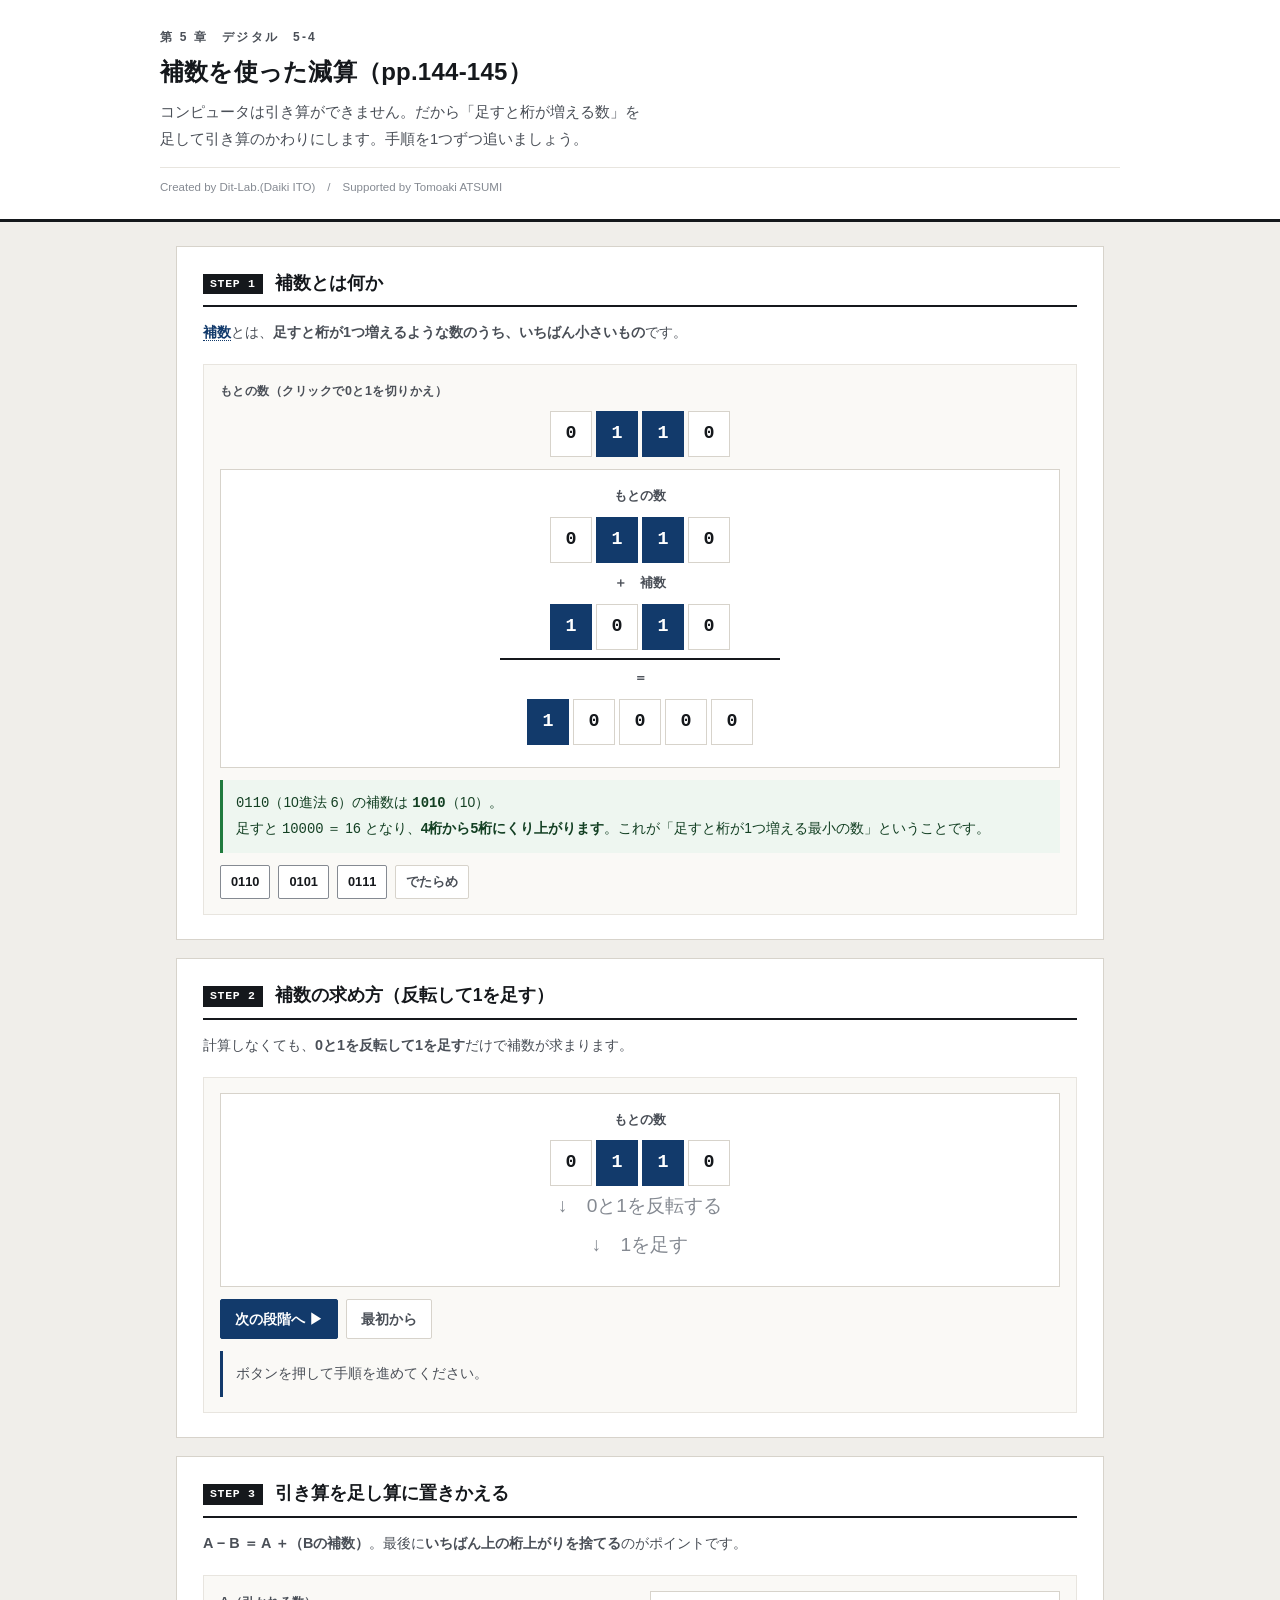
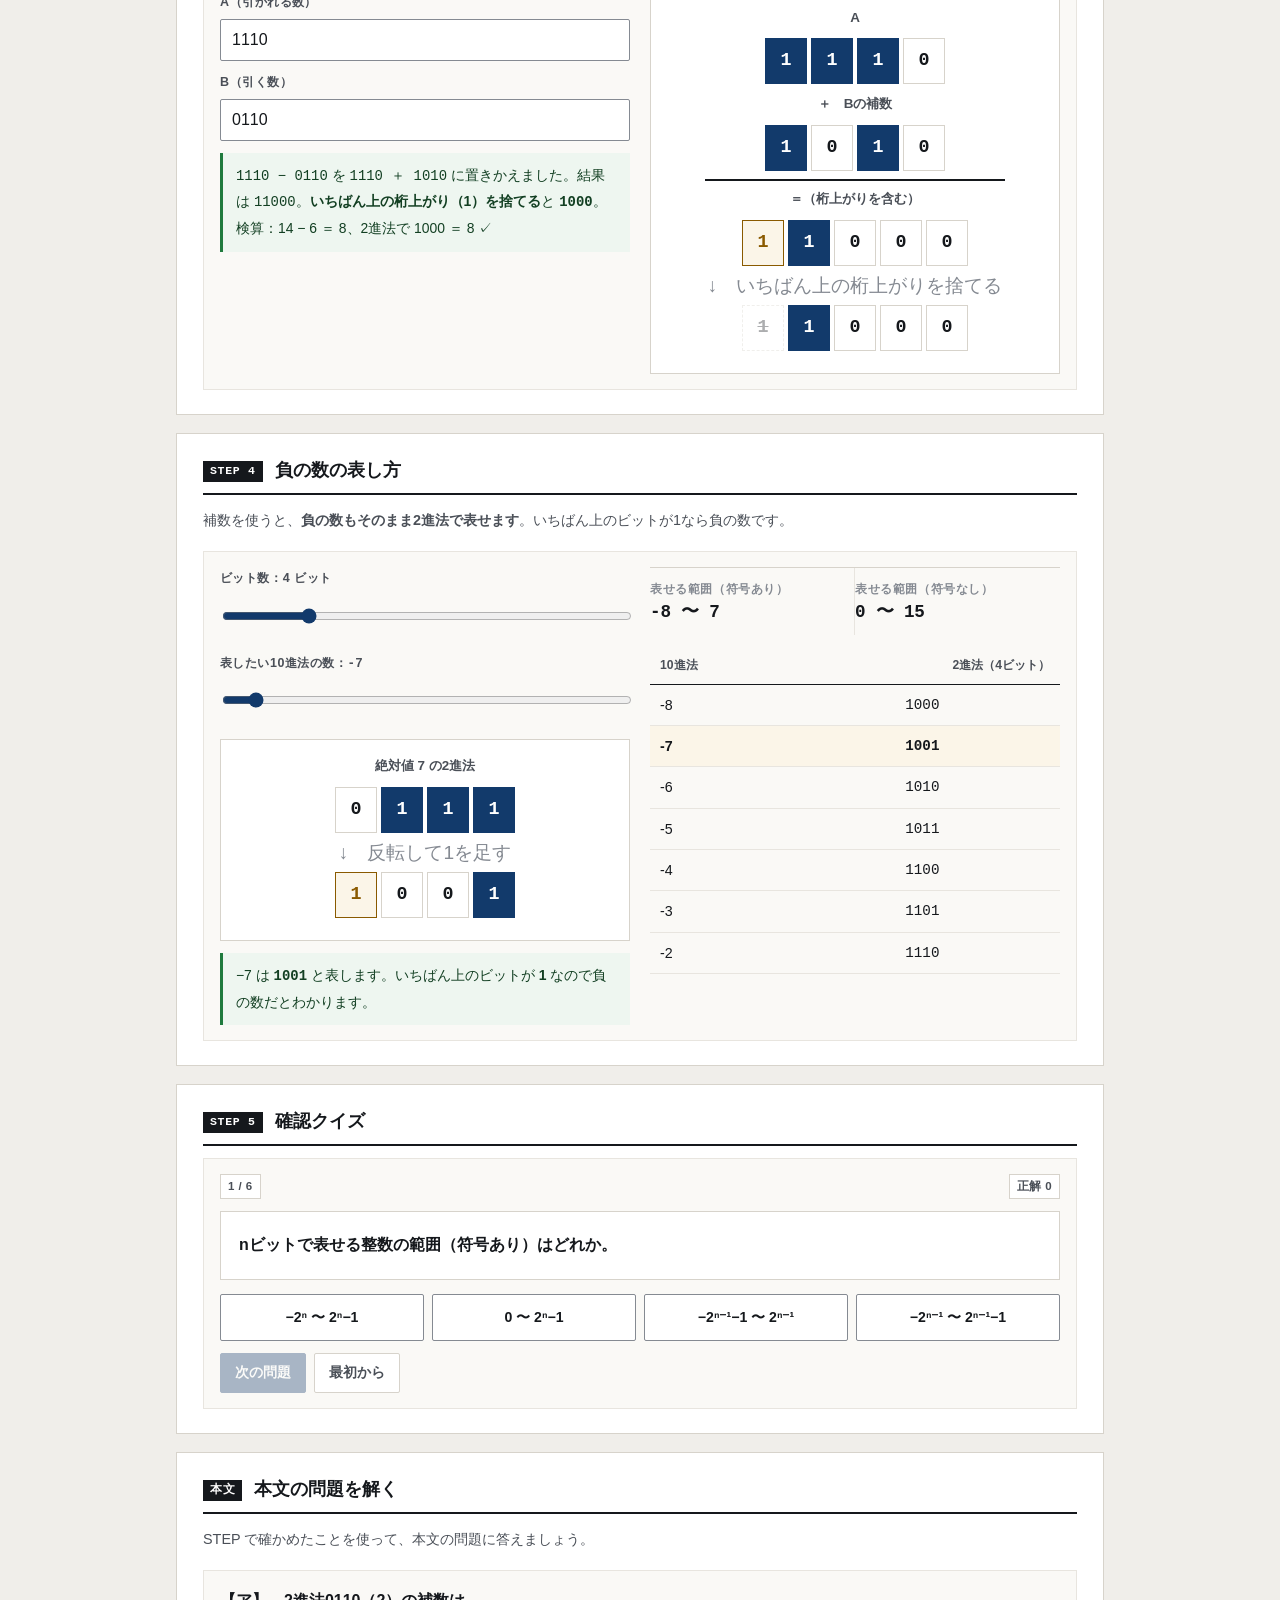
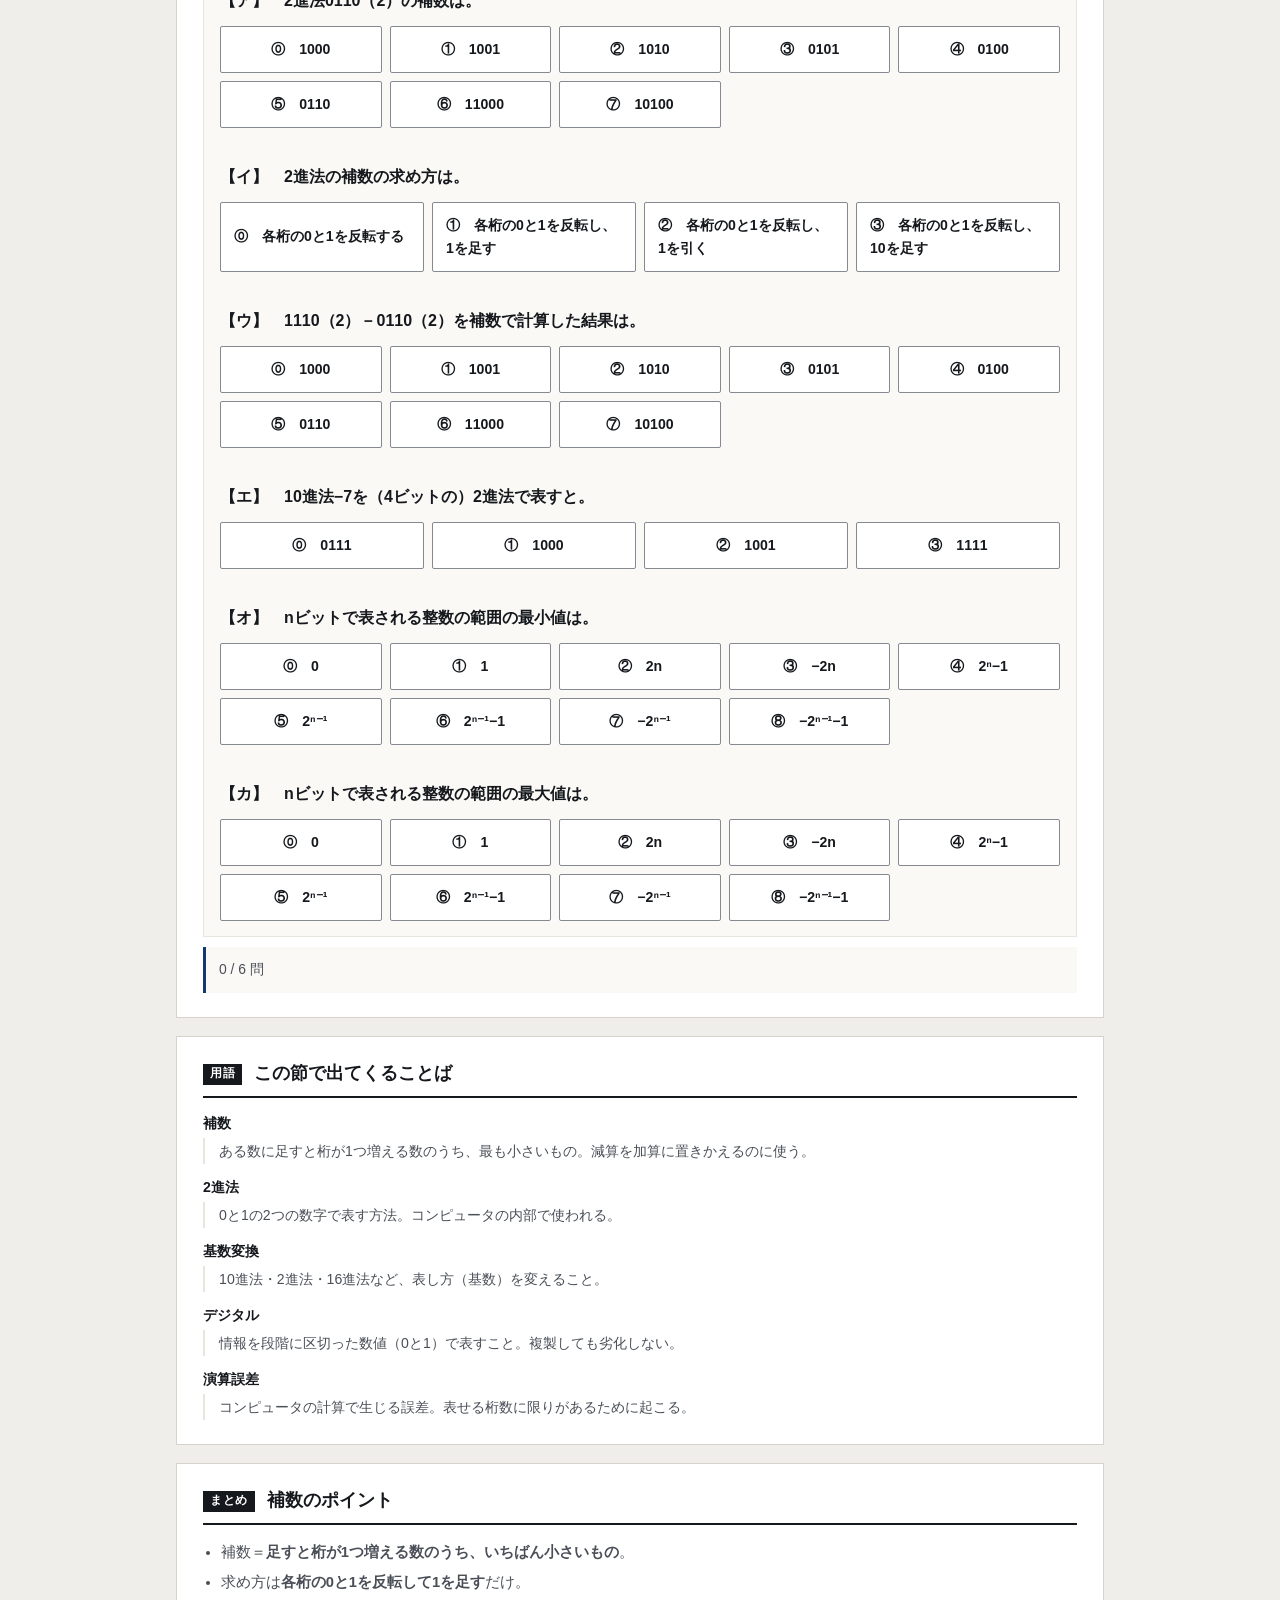
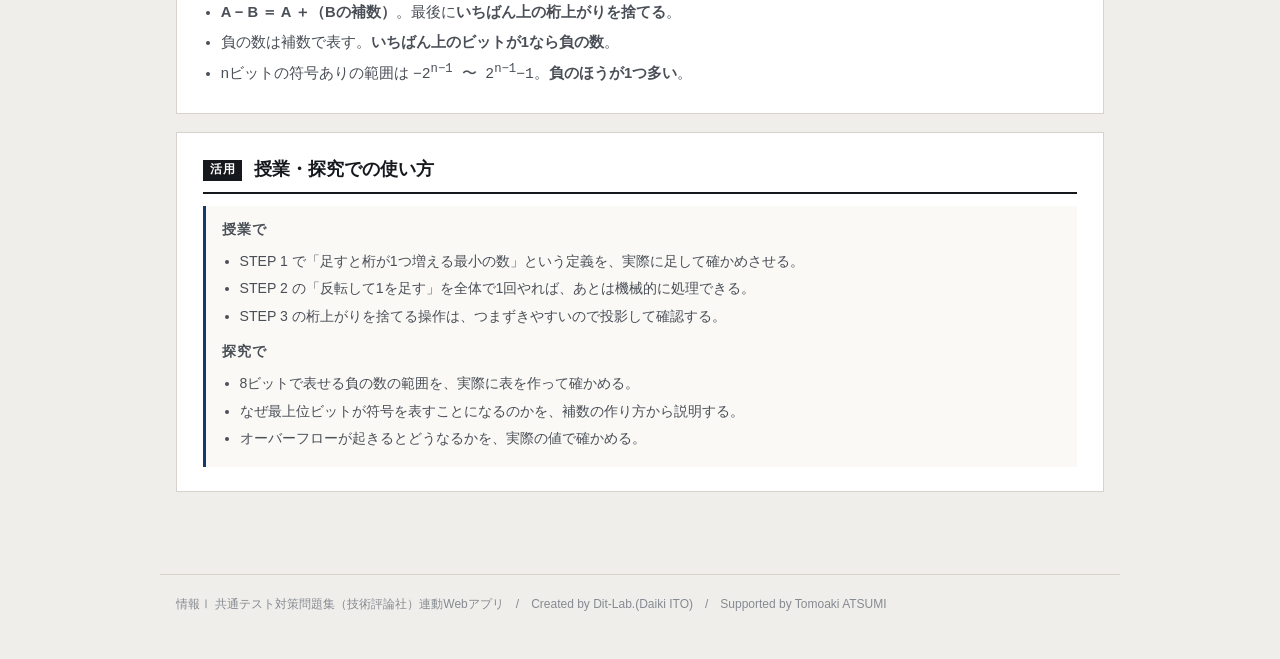
<file: index.html>
<!DOCTYPE html>
<html lang="ja">
<head>
<meta charset="UTF-8">
<meta name="viewport" content="width=device-width, initial-scale=1.0">
<title>補数を使った減算｜情報Ⅰ共通テスト対策問題集</title>
<meta name="description" content="コンピュータは引き算ができません。だから「足すと桁が増える数」を足して引き算のかわりにします。手順を1つずつ追いましょう。">
<link rel="icon" href="data:image/svg+xml,%3Csvg xmlns=%22http://www.w3.org/2000/svg%22 viewBox=%220 0 32 32%22%3E%3Crect width=%2232%22 height=%2232%22 fill=%22%2315181c%22/%3E%3Ctext x=%2216%22 y=%2222%22 font-size=%2218%22 font-family=%22monospace%22 fill=%22%23fff%22 text-anchor=%22middle%22%3E01%3C/text%3E%3C/svg%3E">
<link rel="stylesheet" href="css/style.css?v=1b60c856">
<link rel="stylesheet" href="css/app.css?v=3bb80001">
</head>
<body>

<header class="app-header">
  <div class="inner">
    <span class="eyebrow">第 5 章　デジタル　5-4</span>
    <h1>補数を使った減算（pp.144-145）</h1>
    <p class="lead">コンピュータは引き算ができません。だから「足すと桁が増える数」を足して引き算のかわりにします。手順を1つずつ追いましょう。</p>
    <p class="credit">Created by Dit-Lab.(Daiki ITO)　/　Supported by Tomoaki ATSUMI</p>
  </div>
</header>

<main class="wrap">
  <section class="step" id="step1">
    <h2><span class="no">STEP 1</span>補数とは何か</h2>
    <p class="desc"><span class="term" data-t="補数">補数</span>とは、<strong>足すと桁が1つ増えるような数のうち、いちばん小さいもの</strong>です。</p>

    <div class="panel">
      <label class="fld">もとの数（クリックで0と1を切りかえ）</label>
      <div class="bitline" id="origBits"></div>
      <div class="calcwrap" style="margin-top:12px">
        <div class="steplbl">もとの数</div>
        <div class="bitline" id="c1"></div>
        <div class="steplbl">＋　補数</div>
        <div class="bitline" id="c2"></div>
        <div style="border-top:2px solid var(--ink);margin:6px auto;max-width:280px"></div>
        <div class="steplbl">＝</div>
        <div class="bitline" id="c3"></div>
      </div>
      <div class="note" id="compNote" style="margin-top:12px"></div>
      <div class="btn-row" style="margin-top:12px">
        <button class="btn sm" data-set="0110">0110</button>
        <button class="btn sm" data-set="0101">0101</button>
        <button class="btn sm" data-set="0111">0111</button>
        <button class="btn sm ghost" id="randOrig">でたらめ</button>
      </div>
    </div>
  </section>

  <section class="step" id="step2">
    <h2><span class="no">STEP 2</span>補数の求め方（反転して1を足す）</h2>
    <p class="desc">計算しなくても、<strong>0と1を反転して1を足す</strong>だけで補数が求まります。</p>
    <div class="panel">
      <div class="calcwrap">
        <div class="steplbl">もとの数</div>
        <div class="bitline" id="s1"></div>
        <div class="arrowdown">↓　0と1を反転する</div>
        <div class="bitline" id="s2"></div>
        <div class="arrowdown">↓　1を足す</div>
        <div class="bitline" id="s3"></div>
      </div>
      <div class="btn-row" style="margin-top:12px">
        <button class="btn primary" id="flipStep">次の段階へ ▶</button>
        <button class="btn ghost" id="flipReset">最初から</button>
      </div>
      <div class="note" id="flipNote" style="margin-top:12px"></div>
    </div>
  </section>

  <section class="step" id="step3">
    <h2><span class="no">STEP 3</span>引き算を足し算に置きかえる</h2>
    <p class="desc"><strong>A − B ＝ A ＋（Bの補数）</strong>。最後に<strong>いちばん上の桁上がりを捨てる</strong>のがポイントです。</p>
    <div class="panel">
      <div class="grid c2">
        <div>
          <label class="fld" for="subA">A（引かれる数）</label>
          <input type="text" id="subA" class="mono" value="1110" maxlength="8">
          <label class="fld" style="margin-top:10px" for="subB">B（引く数）</label>
          <input type="text" id="subB" class="mono" value="0110" maxlength="8">
          <div class="note" id="subNote" style="margin-top:12px"></div>
        </div>
        <div class="calcwrap">
          <div class="steplbl">A</div><div class="bitline" id="t1"></div>
          <div class="steplbl">＋　Bの補数</div><div class="bitline" id="t2"></div>
          <div style="border-top:2px solid var(--ink);margin:6px auto;max-width:300px"></div>
          <div class="steplbl">＝（桁上がりを含む）</div><div class="bitline" id="t3"></div>
          <div class="arrowdown">↓　いちばん上の桁上がりを捨てる</div>
          <div class="bitline" id="t4"></div>
        </div>
      </div>
    </div>
  </section>

  <section class="step" id="step4">
    <h2><span class="no">STEP 4</span>負の数の表し方</h2>
    <p class="desc">補数を使うと、<strong>負の数もそのまま2進法で表せます</strong>。いちばん上のビットが1なら負の数です。</p>
    <div class="panel">
      <div class="grid c2">
        <div>
          <label class="fld" for="nbits">ビット数：<span class="mono" id="nbitsV">4</span> ビット</label>
          <input type="range" id="nbits" min="3" max="8" step="1" value="4">
          <label class="fld" style="margin-top:10px" for="negVal">表したい10進法の数：<span class="mono" id="negValV">-7</span></label>
          <input type="range" id="negVal" min="-128" max="127" step="1" value="-7">
          <div class="calcwrap" style="margin-top:12px">
            <div class="steplbl" id="negStep1"></div><div class="bitline" id="n1"></div>
            <div class="arrowdown">↓　反転して1を足す</div>
            <div class="bitline" id="n2"></div>
          </div>
          <div class="note" id="negNote" style="margin-top:12px"></div>
        </div>
        <div>
          <div class="metrics">
            <div class="metric"><div class="k">表せる範囲（符号あり）</div><div class="v" id="rangeSigned" style="font-size:1.1rem">—</div></div>
            <div class="metric"><div class="k">表せる範囲（符号なし）</div><div class="v" id="rangeUnsigned" style="font-size:1.1rem">—</div></div>
          </div>
          <div class="tbl-scroll" style="margin-top:12px;max-height:340px;overflow:auto">
            <table class="tbl" id="rangeTable"></table>
          </div>
        </div>
      </div>
    </div>
  </section>

  <section class="step" id="step5">
    <h2><span class="no">STEP 5</span>確認クイズ</h2>
    <div class="panel">
      <div class="qhead">
        <span class="badge" id="qProgress">1 / 1</span>
        <span class="badge">正解 <span class="score" id="qScore">0</span></span>
      </div>
      <div class="card-q"><div class="q-scene" id="qText"></div></div>
      <div class="choice4" id="qChoices"></div>
      <div class="note" id="qFb" hidden style="margin-top:12px"></div>
      <div class="btn-row" style="margin-top:12px">
        <button class="btn primary" id="qNext" disabled>次の問題</button>
        <button class="btn ghost" id="qReset">最初から</button>
      </div>
    </div>
  </section>

  <section class="step" id="stepBook">
    <h2><span class="no">本文</span>本文の問題を解く</h2>
    <p class="desc">STEP で確かめたことを使って、本文の問題に答えましょう。</p>
    <div class="panel" id="bookBox"></div>
    <div class="note" id="bookNote" style="margin-top:10px"></div>
  </section>

  <section class="step" id="glossary">
    <h2><span class="no">用語</span>この節で出てくることば</h2>
    <div id="glossBox"></div>
  </section>

  <section class="step">
    <h2><span class="no">まとめ</span>補数のポイント</h2>
    <ul style="margin:0;padding-left:1.2em;color:var(--ink-2);font-size:.92rem;line-height:2.05">
      <li>補数＝<strong>足すと桁が1つ増える数のうち、いちばん小さいもの</strong>。</li>
      <li>求め方は<strong>各桁の0と1を反転して1を足す</strong>だけ。</li>
      <li><strong>A − B ＝ A ＋（Bの補数）</strong>。最後に<strong>いちばん上の桁上がりを捨てる</strong>。</li>
      <li>負の数は補数で表す。<strong>いちばん上のビットが1なら負の数</strong>。</li>
      <li>nビットの符号ありの範囲は <span class="mono">−2<sup>n−1</sup> 〜 2<sup>n−1</sup>−1</span>。<strong>負のほうが1つ多い</strong>。</li>
    </ul>
  </section>

  <section class="step">
    <h2><span class="no">活用</span>授業・探究での使い方</h2>
    <div class="use-note">
      <h3>授業で</h3>
      <ul>
        <li>STEP 1 で「足すと桁が1つ増える最小の数」という定義を、実際に足して確かめさせる。</li>
        <li>STEP 2 の「反転して1を足す」を全体で1回やれば、あとは機械的に処理できる。</li>
        <li>STEP 3 の桁上がりを捨てる操作は、つまずきやすいので投影して確認する。</li>
      </ul>
      <h3 style="margin-top:12px">探究で</h3>
      <ul>
        <li>8ビットで表せる負の数の範囲を、実際に表を作って確かめる。</li>
        <li>なぜ最上位ビットが符号を表すことになるのかを、補数の作り方から説明する。</li>
        <li>オーバーフローが起きるとどうなるかを、実際の値で確かめる。</li>
      </ul>
    </div>
  </section>

</main>

<footer class="app-footer">
  情報Ⅰ 共通テスト対策問題集（技術評論社）連動Webアプリ　/　Created by Dit-Lab.(Daiki ITO)　/　Supported by Tomoaki ATSUMI
</footer>

<script src="js/tools.js?v=c07db610"></script>
<script src="js/terms.js?v=5a365cb9"></script>
<script src="js/quiz.js?v=13402362"></script>
<script src="js/app.js?v=0b6ec8e0"></script>
</body>
</html>
</file>
<file: css/style.css>
/* =========================================================
   情報Ⅰ 共通テスト対策問題集 — Web アプリ共通スタイル
   紙面（参考書）に寄せた設計。装飾色は使わず、色は意味を持つときだけ。
   ========================================================= */

:root{
  --paper:#ffffff;
  --paper-2:#faf9f6;      /* うすい紙 */
  --bg:#f0eeea;           /* 台紙 */
  --ink:#15181c;
  --ink-2:#4a4f57;
  --ink-3:#858a92;
  --rule:#d7d3cb;         /* 罫線 */
  --rule-2:#e8e5df;
  --accent:#123a6b;       /* 濃紺。主要操作と現在地だけに使う */
  --accent-w:#e9eef6;
  --zero:#c0392b;         /* 左＝0 */
  --one:#1d4ed8;          /* 右＝1 */
  --ok:#1f7a3d;   --ok-bg:#eef6f0;
  --ng:#b3261e;   --ng-bg:#fbefee;
  --warn:#8a5a00; --warn-bg:#fbf5e8;
  --font:"Hiragino Kaku Gothic ProN","Hiragino Sans","Yu Gothic Medium","Yu Gothic",
         "Noto Sans JP",Meiryo,-apple-system,BlinkMacSystemFont,sans-serif;
  --mono:"SFMono-Regular",Menlo,Consolas,"Courier New",monospace;
}

*{box-sizing:border-box}
[hidden]{display:none !important}
html{-webkit-text-size-adjust:100%}
body{
  margin:0; background:var(--bg); color:var(--ink);
  font-family:var(--font); font-size:16px; line-height:1.85;
  font-feature-settings:"palt" 1;
}
h1,h2,h3,h4{line-height:1.45; margin:0; font-weight:700}
p{margin:0 0 .75em} p:last-child{margin-bottom:0}
a{color:var(--accent)}

/* ---------- 標題 ---------- */
.app-header{background:var(--paper); border-bottom:3px solid var(--ink); padding:26px 20px 20px}
.app-header .inner{max-width:960px; margin:0 auto}
.app-header .eyebrow{
  font-size:.75rem; font-weight:700; color:var(--ink-2); letter-spacing:.18em;
  display:block; margin-bottom:7px;
}
.app-header h1{font-size:1.5rem; letter-spacing:.01em}
.app-header .lead{font-size:.92rem; color:var(--ink-2); margin-top:9px; max-width:60ch}
.app-header .credit{
  font-size:.72rem; color:var(--ink-3); margin-top:14px;
  padding-top:9px; border-top:1px solid var(--rule-2);
}

/* ---------- 版面 ---------- */
.wrap{max-width:960px; margin:0 auto; padding:24px 16px 64px}
.step{background:var(--paper); border:1px solid var(--rule); padding:24px 26px; margin-bottom:18px}
.step > h2{
  display:flex; align-items:baseline; gap:12px; font-size:1.1rem;
  padding-bottom:9px; border-bottom:2px solid var(--ink); margin-bottom:12px;
}
.step > h2 .no{
  flex:none; font-family:var(--mono); font-size:.72rem; font-weight:700;
  background:var(--ink); color:var(--paper); padding:2px 7px; letter-spacing:.06em;
  position:relative; top:-2px;
}
.step > .desc{color:var(--ink-2); font-size:.9rem; margin-bottom:18px}
.step[hidden]{display:none}

.grid{display:grid; gap:20px}
.grid > *{min-width:0}          /* 子の中身で列が広がるのを防ぐ */
@media(min-width:800px){ .grid.c2{grid-template-columns:1fr 1fr} }
@media(min-width:800px){ .grid.c21{grid-template-columns:1.45fr 1fr} }

.panel{border:1px solid var(--rule-2); background:var(--paper-2); padding:15px 16px; min-width:0}
.panel > h3{
  font-size:.8rem; font-weight:700; color:var(--ink-2); letter-spacing:.08em;
  margin-bottom:12px; padding-bottom:6px; border-bottom:1px solid var(--rule);
}

/* ---------- 部品 ---------- */
.btn{
  appearance:none; border:1px solid var(--ink-3); background:var(--paper); color:var(--ink);
  font-family:inherit; font-size:.88rem; font-weight:700; padding:8px 14px;
  border-radius:2px; cursor:pointer; min-height:40px; line-height:1.4;
  transition:background .12s, border-color .12s, color .12s;
}
.btn:hover:not(:disabled){background:var(--accent-w); border-color:var(--accent); color:var(--accent)}
.btn:disabled{opacity:.35; cursor:not-allowed}
.btn.primary{background:var(--accent); color:var(--paper); border-color:var(--accent)}
.btn.primary:hover:not(:disabled){background:#0d2c53; color:var(--paper)}
.btn.ghost{border-color:var(--rule); color:var(--ink-2)}
.btn.sm{font-size:.8rem; padding:5px 10px; min-height:34px}
.btn-row{display:flex; flex-wrap:wrap; gap:8px; align-items:center}

/* タブ（見出し下線式） */
.seg{display:flex; gap:0; border-bottom:1px solid var(--rule)}
.seg button{
  appearance:none; border:0; background:transparent; font-family:inherit; font-size:.88rem;
  font-weight:700; color:var(--ink-3); padding:9px 4px; margin-right:26px; cursor:pointer;
  border-bottom:3px solid transparent; margin-bottom:-1px; min-height:40px;
}
.seg button:hover{color:var(--ink-2)}
.seg button[aria-pressed="true"]{color:var(--ink); border-bottom-color:var(--accent)}

label.fld{display:block; font-size:.78rem; font-weight:700; color:var(--ink-2); margin-bottom:5px; letter-spacing:.04em}
input[type=text], textarea, input[type=number]{
  width:100%; font-family:inherit; font-size:1rem; color:var(--ink);
  border:1px solid var(--ink-3); border-radius:2px; padding:9px 11px;
  background:var(--paper); min-height:42px;
}
input:focus, textarea:focus{outline:2px solid var(--accent); outline-offset:-1px; border-color:var(--accent)}
.btn:focus-visible, .seg button:focus-visible, .node-card:focus-visible{outline:2px solid var(--accent); outline-offset:2px}
textarea{resize:vertical; line-height:1.7}
.mono{font-family:var(--mono)}

table.tbl{width:100%; border-collapse:collapse; font-size:.89rem}
table.tbl th, table.tbl td{border-bottom:1px solid var(--rule-2); padding:7px 10px; text-align:right}
table.tbl th:first-child, table.tbl td:first-child{text-align:left}
table.tbl thead th{border-bottom:1.5px solid var(--ink); font-size:.76rem; color:var(--ink-2); font-weight:700; white-space:nowrap}
.tbl-scroll{overflow-x:auto; -webkit-overflow-scrolling:touch; max-width:100%}

.note{padding:10px 13px; font-size:.87rem; border-left:3px solid var(--ink-3); background:var(--paper-2); overflow-wrap:break-word; word-break:break-word}
.note.ok{background:var(--ok-bg); border-left-color:var(--ok); color:#123f22}
.note.ng{background:var(--ng-bg); border-left-color:var(--ng); color:#6d1a15}
.note.info{background:var(--paper-2); border-left-color:var(--accent); color:var(--ink-2)}
.note.warn{background:var(--warn-bg); border-left-color:var(--warn); color:#5c3d00}
.note[hidden]{display:none}

.badge{
  display:inline-block; font-size:.72rem; font-weight:700; padding:1px 7px;
  border:1px solid var(--rule); color:var(--ink-2); background:var(--paper); letter-spacing:.04em;
}

/* 数値は罫線で仕切るだけ。カードにしない */
.metrics{display:flex; flex-wrap:wrap; gap:0; border-top:1px solid var(--rule)}
.metric{flex:1 1 130px; padding:11px 14px 11px 0; border-right:1px solid var(--rule-2)}
.metric:last-child{border-right:0}
.metric .k{font-size:.74rem; color:var(--ink-3); font-weight:700; letter-spacing:.05em}
.metric .v{font-size:1.6rem; font-weight:700; line-height:1.3; font-family:var(--mono); letter-spacing:-.01em}
.metric .s{font-size:.76rem; color:var(--ink-2)}

.bit0{color:var(--zero); font-weight:700}
.bit1{color:var(--one); font-weight:700}

.app-footer{
  max-width:960px; margin:0 auto; padding:18px 16px 44px; color:var(--ink-3);
  font-size:.75rem; border-top:1px solid var(--rule);
}
.sr-only{position:absolute;width:1px;height:1px;overflow:hidden;clip:rect(0 0 0 0);white-space:nowrap}

@media(max-width:640px){
  body{font-size:15px}
  .app-header{padding:20px 16px 16px}
  .app-header h1{font-size:1.16rem}
  .wrap{padding:16px 12px 52px}
  .step{padding:18px 15px}
  .seg button{margin-right:18px; font-size:.84rem}
  .metric{flex-basis:50%; border-right:0}
}
@media (prefers-reduced-motion:reduce){ *{animation:none!important; transition:none!important} }

/* ---------- 自分のデータ・共有・印刷 ---------- */
.toolbar{display:flex; flex-wrap:wrap; gap:8px; align-items:center; margin-top:12px;
  padding-top:12px; border-top:1px solid var(--rule-2)}
.toolbar .hint{font-size:.78rem; color:var(--ink-3)}
.paste-area{width:100%; min-height:110px; font-family:var(--mono); font-size:.86rem}
.use-note{background:var(--paper-2); border-left:3px solid var(--accent); padding:14px 16px; font-size:.88rem}
.use-note h3{font-size:.86rem; letter-spacing:.06em; margin-bottom:8px; color:var(--ink-2)}
.use-note ol, .use-note ul{margin:0; padding-left:1.25em; line-height:1.95; color:var(--ink-2)}

@media print{
  body{background:#fff}
  .app-header{border-bottom:2px solid #000}
  .step{border:1px solid #bbb; break-inside:avoid; page-break-inside:avoid; margin-bottom:12px}
  .btn, .seg, .toolbar, input[type=range]{display:none !important}
  .note{border-left-width:2px}
  a[href]:after{content:""}
}

/* ---------- 入力グリッド ---------- */
.dg-scroll{overflow:auto; -webkit-overflow-scrolling:touch; border:1px solid var(--rule); background:var(--paper); max-height:420px}
table.dg{border-collapse:collapse; font-family:var(--mono); font-size:.9rem; min-width:100%}
table.dg th, table.dg td{border:1px solid var(--rule-2); padding:0}
table.dg thead th{background:var(--paper-2); position:sticky; top:0; z-index:2}
table.dg .dg-n{background:var(--paper-2); color:var(--ink-3); font-size:.76rem; font-weight:400;
  text-align:center; min-width:34px; padding:0 4px; position:sticky; left:0; z-index:1}
table.dg .dg-corner{background:var(--paper-2); min-width:34px; position:sticky; left:0; z-index:3}
table.dg .dg-act{background:var(--paper-2); width:34px}
.dg-h, .dg-c{width:100%; min-width:96px; border:0; background:transparent; font-family:inherit;
  font-size:.9rem; padding:8px 9px; color:var(--ink); min-height:38px}
.dg-h{font-weight:700; font-family:var(--font); font-size:.82rem; color:var(--ink-2)}
.dg-c.num{text-align:right}
.dg-c:focus, .dg-h:focus{outline:2px solid var(--accent); outline-offset:-2px; background:var(--accent-w)}
.dg-del{border:0; background:transparent; color:var(--ink-3); cursor:pointer; width:32px; height:34px; font-size:1rem}
.dg-del:hover{color:var(--ng)}
.dg-tools{display:flex; flex-wrap:wrap; gap:8px; align-items:center; margin-top:10px}
.dg-hint{font-size:.76rem; color:var(--ink-3)}

/* ---------- ファイル読み込み ---------- */
.filebox{display:flex; flex-wrap:wrap; gap:10px; align-items:center; padding:12px;
  border:1px dashed var(--rule); background:var(--paper-2)}
.filebox input[type=file]{font-size:.85rem; font-family:inherit; max-width:100%}
.filebox .sel{max-width:220px}
.filelabel{display:inline-flex; align-items:center; gap:6px; font-size:.85rem; font-weight:700;
  border:1px solid var(--ink-3); background:var(--paper); padding:8px 14px; border-radius:2px; cursor:pointer; min-height:40px}
.filelabel:hover{border-color:var(--accent); color:var(--accent); background:var(--accent-w)}
.filelabel input{display:none}

/* ---------- 用語解説 ---------- */
.term{position:relative; border-bottom:1.5px dotted var(--accent); cursor:help; color:var(--accent); font-weight:700}
.term .term-pop{display:none; position:absolute; left:0; top:1.7em; z-index:50; width:min(300px,78vw);
  background:var(--paper); border:1px solid var(--ink-3); box-shadow:0 6px 20px rgba(0,0,0,.14);
  padding:10px 12px; font-size:.82rem; font-weight:400; color:var(--ink-2); line-height:1.75;
  border-left:3px solid var(--accent); cursor:auto; text-align:left}
.term .term-pop b{display:block; color:var(--ink); font-size:.86rem; margin-bottom:3px}
.term.open .term-pop{display:block}
dl.gloss{margin:0; font-size:.88rem}
dl.gloss dt{font-weight:700; color:var(--ink); margin-top:10px}
dl.gloss dt:first-child{margin-top:0}
dl.gloss dd{margin:2px 0 0; color:var(--ink-2); line-height:1.85; padding-left:1em; border-left:2px solid var(--rule-2)}
@media print{ .term{border-bottom:0; color:inherit} .term .term-pop{display:none !important} }

/* ---------- スマホ・タブレット ---------- */
@media (max-width:1024px){
  /* iOS で入力時に画面が勝手に拡大するのを防ぐ（16px 未満だとズームする） */
  input[type=text], input[type=number], textarea, select, .dg-c, .dg-h{ font-size:16px }
  .dg-c, .dg-h{ min-width:110px }
}
@media (max-width:820px){
  .grid.c2,.grid.c21{grid-template-columns:1fr}
  .dg-scroll{max-height:340px}
  .filebox{flex-direction:column; align-items:stretch}
  .filebox .sel{max-width:100%}
  .term .term-pop{left:auto; right:0; width:min(280px,86vw)}
}
@media (max-width:480px){
  .step > h2{font-size:1rem; flex-wrap:wrap}
  .metrics{gap:0}
  .metric{flex-basis:50%; padding-right:10px}
  .metric .v{font-size:1.3rem}
  .btn{padding:8px 12px}
  .dg-tools{gap:6px}
  .dg-hint{width:100%}
}
/* タッチ操作でのスクロールを滑らかに */
.tbl-scroll, .dg-scroll, .tree-box{ -webkit-overflow-scrolling:touch; overscroll-behavior-x:contain }

/* 幅指定つきの入力欄がスマートフォンではみ出さないようにする */
input[type=text], input[type=number], input[type=search], textarea, select{ max-width:100% }
.btn-row > label{ min-width:0; max-width:100% }
.btn-row > label input, .btn-row > label select{ max-width:100% }

/* 共通：○×判定・並べかえ（quiz.js 用） */
.abcde{border:1px solid var(--rule); border-radius:3px; overflow:hidden}
.abcde > div{border-top:1px solid var(--rule); padding:10px 12px}
.abcde > div:first-child{border-top:0}
.abcde .st{display:flex; gap:10px; align-items:flex-start; flex-wrap:wrap}
.abcde .st .k{font-weight:700; font-family:var(--mono); min-width:1.4em}
.abcde .st .t{flex:1; min-width:12em}
.abcde .jb{display:flex; gap:6px}
.abcde .jb .btn{min-width:3.4em; padding:6px 10px; text-align:center}
.prep{display:grid; grid-template-columns:repeat(auto-fit,minmax(150px,1fr)); gap:10px; margin-top:10px}
.prep .slot{border:1px dashed var(--ink-3); border-radius:3px; padding:10px; min-height:92px; background:var(--paper)}
.prep .slot.filled{border-style:solid}
.prep .slot .tag{font:700 .74rem/1.4 var(--mono); color:var(--accent); display:block; margin-bottom:6px}
.prep .slot .txt{font-size:.86rem; line-height:1.7}
.cards{display:flex; flex-wrap:wrap; gap:8px; margin-top:10px}
.cards .c{border:1px solid var(--ink-3); border-radius:3px; padding:9px 12px; background:var(--paper);
  cursor:pointer; font-size:.88rem; max-width:100%; text-align:left; font-family:inherit; color:var(--ink)}
.cards .c:hover{background:var(--warn-bg)}
.cards .c.used{opacity:.35; pointer-events:none}

/* --- 予想してから実行 --- */
.pmark{display:inline-block; background:var(--accent); color:#fff; font-size:.7rem; font-weight:700;
  letter-spacing:.08em; padding:2px 7px; border-radius:2px; margin-right:8px; vertical-align:2px}
input.pin{font-size:1.05rem; padding:7px 10px; border:1px solid var(--rule); border-radius:3px;
  width:9em; max-width:100%; background:#fff}
.btn-row .unit{color:var(--muted); font-size:.9rem}
.choice4 .btn.on{border-color:var(--accent); box-shadow:inset 0 0 0 1px var(--accent); font-weight:700}
/* 設問文の見出し（flex ではなく通常の段落。.qhead は左右振り分け用なので用途が別） */
.pq{margin:0 0 10px; font-weight:700; line-height:1.85}
</file>
<file: css/app.css>
.qhead{display:flex; justify-content:space-between; align-items:center; margin-bottom:12px}
.card-q{border:1px solid var(--rule); background:var(--paper); padding:18px; margin-bottom:14px}
.q-scene{font-size:1rem; font-weight:700; line-height:1.9}
.choice4{display:grid; gap:8px; grid-template-columns:repeat(auto-fit,minmax(160px,1fr))}
.choice4 .btn{text-align:left; line-height:1.65; padding:11px 13px}
.choice4 .btn.correct{background:var(--ok-bg); border-color:var(--ok); color:var(--ok)}
.choice4 .btn.wrong{background:var(--ng-bg); border-color:var(--ng); color:var(--ng)}
.choice4.locked{pointer-events:none}
.sel{width:100%; font-family:inherit; font-size:.95rem; padding:9px 11px; min-height:42px;
  border:1px solid var(--ink-3); border-radius:2px; background:var(--paper); color:var(--ink)}
input[type=range]{width:100%; accent-color:var(--accent); height:34px}
.why{font-size:.85rem; color:var(--ink-2); line-height:1.85}
.eqbox{font-family:var(--mono); font-size:1.02rem; font-weight:700; text-align:center; padding:14px;
  border:1px solid var(--rule); background:var(--paper-2); line-height:1.8}
.blankin{border:1.5px solid var(--accent); background:#fff; padding:6px 8px; text-align:center;
  font-family:var(--mono); min-height:38px; font-size:.95rem; max-width:120px}
.blankin.ok{border-color:var(--ok); background:var(--ok-bg)}
.blankin.ng{border-color:var(--ng); background:var(--ng-bg)}
table.tbl td .blankin{width:100%; max-width:none}
.bitline{display:flex; gap:4px; justify-content:center; margin:8px 0}
.bitline .b{width:42px; height:46px; border:1px solid var(--rule); background:var(--paper);
  font-family:var(--mono); font-weight:700; font-size:1.15rem; display:grid; place-items:center}
.bitline .b.on{background:var(--accent); color:#fff; border-color:var(--accent)}
.bitline .b.click{cursor:pointer}
.bitline .b.flip{background:var(--warn-bg); border-color:#8a5a00; color:#8a5a00}
.bitline .b.drop{opacity:.35; border-style:dashed; text-decoration:line-through}
.arrowdown{text-align:center; font-size:1.2rem; color:var(--ink-3); line-height:1.2}
.steplbl{font-size:.84rem; color:var(--ink-2); text-align:center; font-weight:700}
.calcwrap{border:1px solid var(--rule); background:var(--paper); padding:14px}
#rangeTable td{font-family:var(--mono); text-align:center}
#rangeTable td:first-child{font-family:var(--font); text-align:left}
</file>
